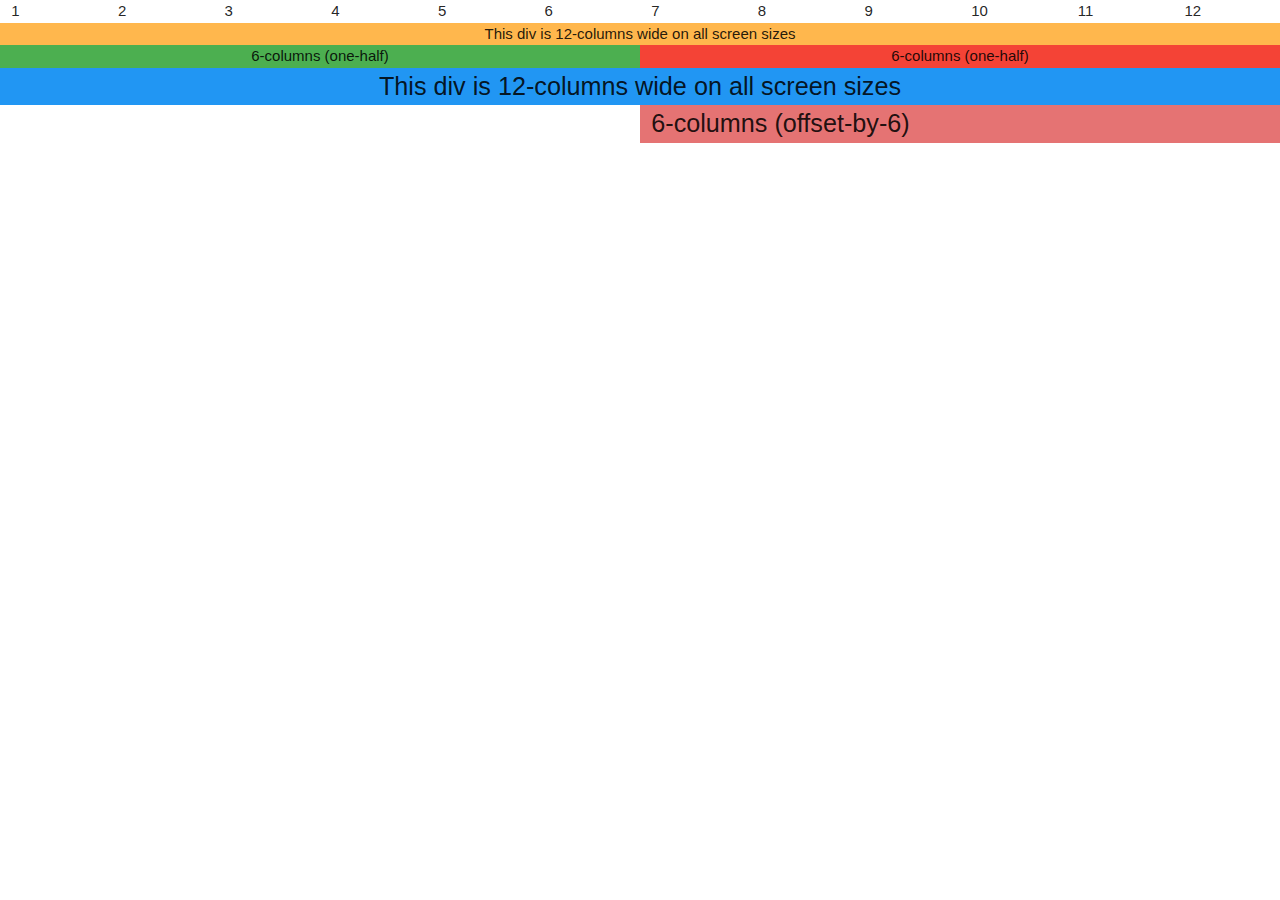
<file: TESDA (CWD)/ColumnnLiveInsideRows.html>
<!DOCTYPE html>
<html lang="en">

<head>
    <meta charset="UTF-8">
    <meta name="viewport" content="width=device-width, initial-scale=1.0">
    <link rel="stylesheet" href="https://cdnjs.cloudflare.com/ajax/libs/materialize/1.0.0/css/materialize.min.css">
    <title>Column Live Inside Rows</title>
</head>

<body>
    <div class="row">
        <div class="col s1">1</div>
        <div class="col s1">2</div>
        <div class="col s1">3</div>
        <div class="col s1">4</div>
        <div class="col s1">5</div>
        <div class="col s1">6</div>
        <div class="col s1">7</div>
        <div class="col s1">8</div>
        <div class="col s1">9</div>
        <div class="col s1">10</div>
        <div class="col s1">11</div>
        <div class="col s1">12</div>
        <div class="row">
            <div class="col s12 center orange lighten-2">This div is 12-columns wide on all screen sizes</div>
            <div class="col s6 center green">6-columns (one-half)</div>
            <div class="col s6 center red">6-columns (one-half)</div>
        <div class="row">
            <div class="col s12 center-align blue"><span class="flow-text">This div is 12-columns wide on all screen sizes</span>
            </div>
            <div class="col s6 offset-s6 red lighten-2"><span class="flow-text">6-columns (offset-by-6)</span></div>
            </div>
        </div>
        </div>
</body>

</html>
</file>
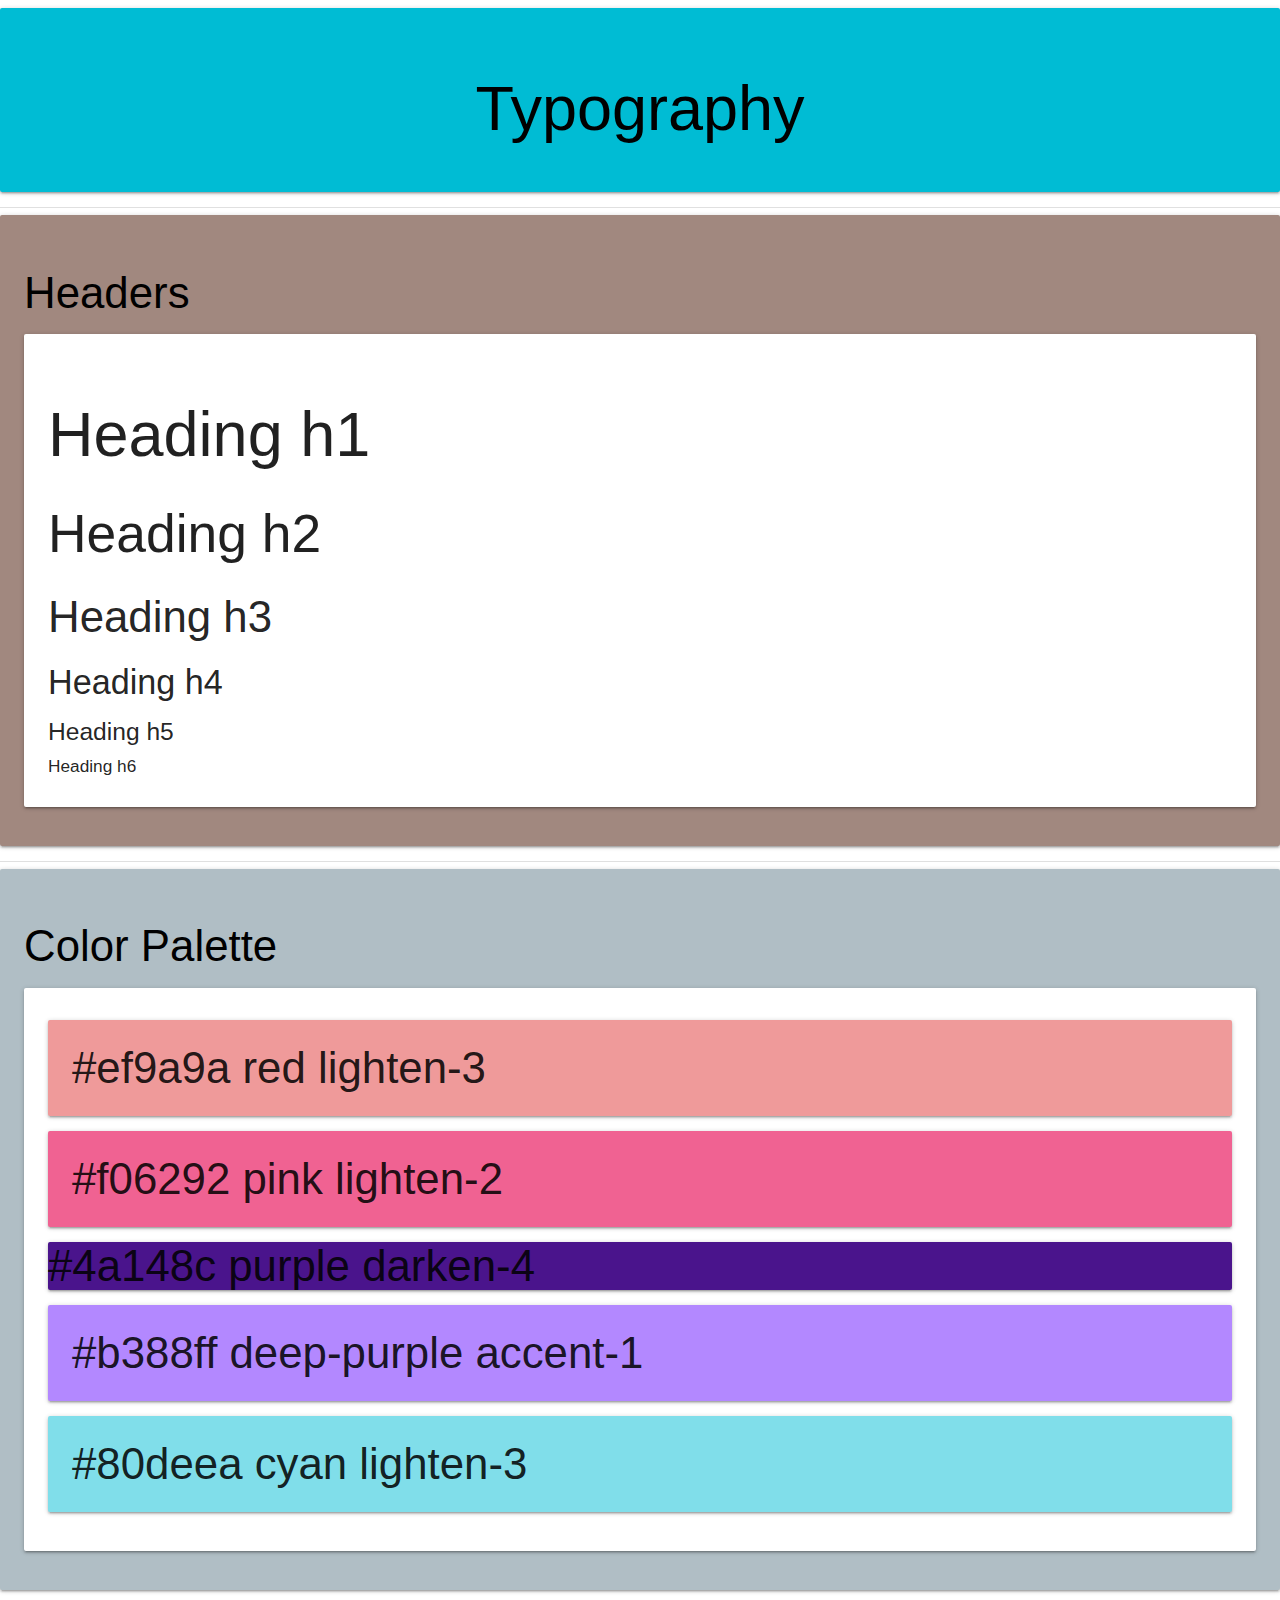
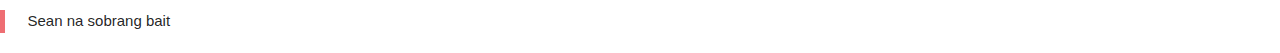
<file: TESDA (CWD)/IMAGES/Portfolio/Colors&Typography.html>
<!DOCTYPE html>
<html lang="en">

<head> <!-- Compiled and minified CSS -->
    <link rel="stylesheet" href="https://cdnjs.cloudflare.com/ajax/libs/materialize/1.0.0/css/materialize.min.css">

    <meta charset="UTF-8">
    <meta name="viewport" content="width=device-width, initial-scale=1.0">
    <title>Colors and Typography</title>
</head>

<body>
    <div class="card-panel cyan">
        <h1 class="center black-text">Typography</h1>
    </div>
    <div class="divider"></div>
    <div class="card-panel brown lighten-2">
        <h3 class="black-text">Headers</h3>
        <div class="card-panel white"> 
            <h1>Heading h1</h1>
            <h2>Heading h2</h2>
            <h3>Heading h3</h3>
            <h4>Heading h4</h4>
            <h5>Heading h5</h5>
            <h6>Heading h6</h6>
        </div>
    </div>
    <div class="divider"></div>
    <div class="card-panel blue-grey lighten-3">
        <h3 class="black-text">Color Palette</h3>
        <div class="card-panel white"> 
            <h3 class="card-panel red lighten-3">#ef9a9a red lighten-3</h3>
            <h3 class="card-panel pink lighten-2">#f06292 pink lighten-2</h3>
            <h3 class="card panel purple darken-4">#4a148c purple darken-4</h3>
            <h3 class="card-panel deep-purple accent-1">#b388ff deep-purple accent-1</h3>
            <h3 class="card-panel cyan lighten-3">#80deea cyan lighten-3</h3>
        </div>
    </div>

    <blockquote>
        Sean na sobrang bait
    </blockquote>

</body>

</html>
</file>
